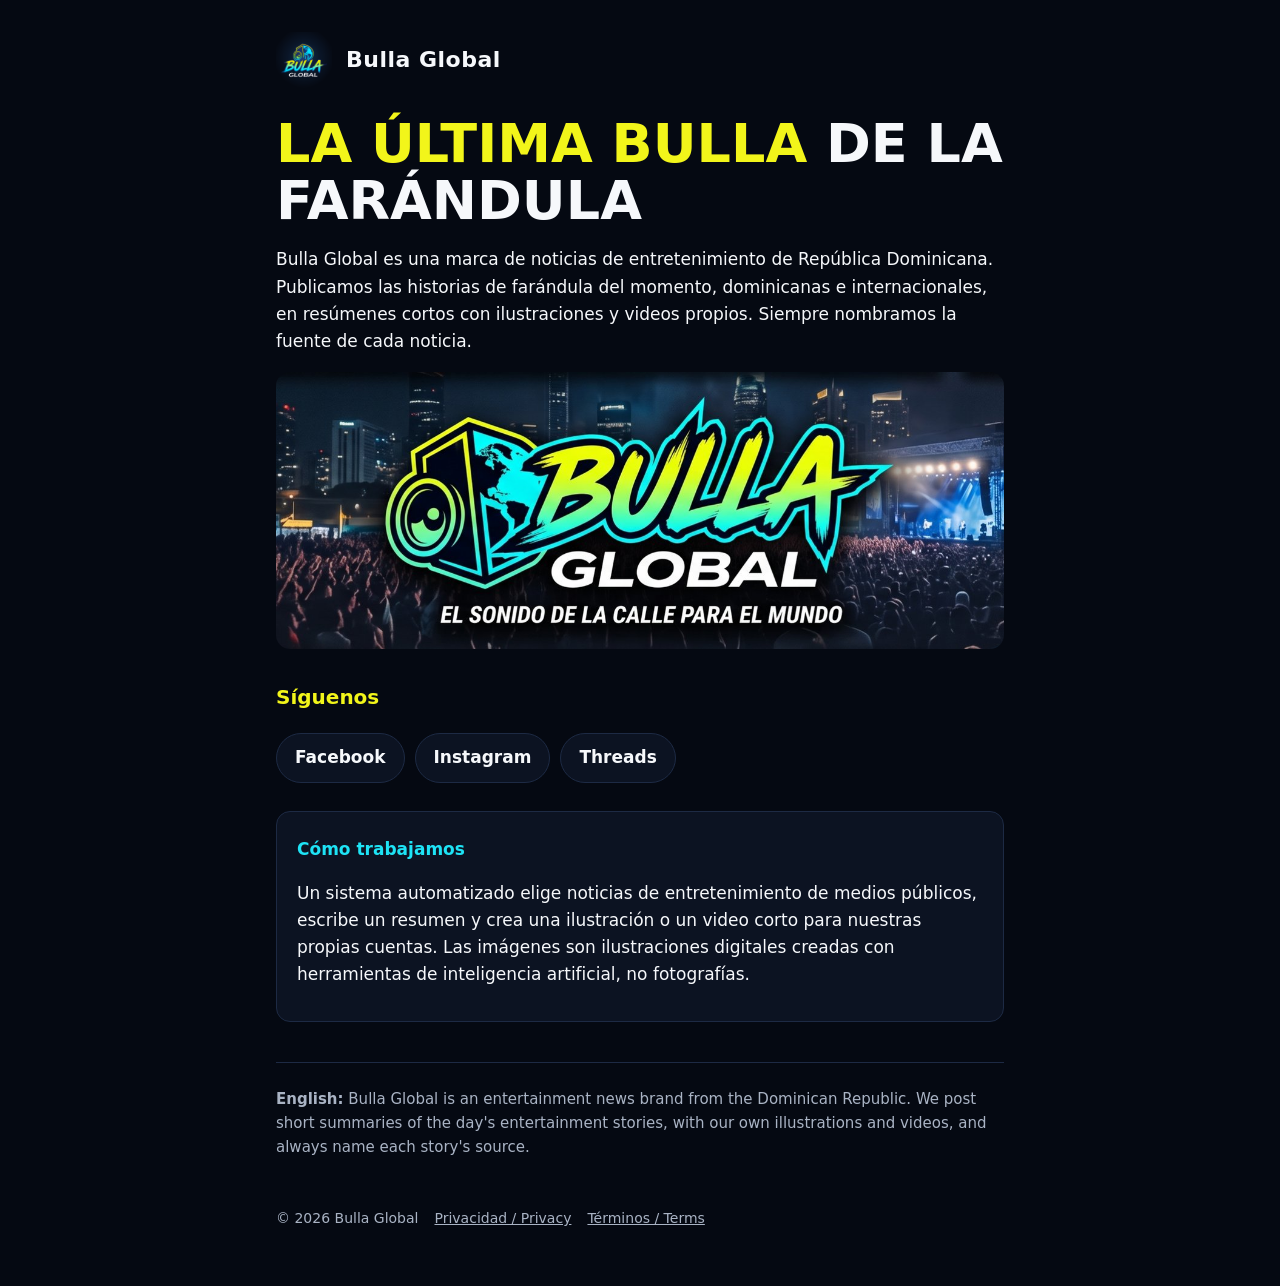
<file: index.html>
<!doctype html>
<html lang="es">
<head>
  <meta charset="utf-8">
  <meta name="viewport" content="width=device-width, initial-scale=1">
  <title>Bulla Global</title>
  <meta name="description" content="Bulla Global: las noticias de farándula y entretenimiento del momento, desde República Dominicana.">
  <meta property="og:title" content="Bulla Global">
  <meta property="og:description" content="La última bulla de la farándula, desde República Dominicana.">
  <meta property="og:image" content="cover.jpg">
  <link rel="icon" href="logo-120.png">
  <link rel="stylesheet" href="style.css">
</head>
<body>
  <div class="wrap">
    <header>
      <img src="logo.png" alt="Bulla Global">
      <a href="./">Bulla Global</a>
    </header>

    <h1><span class="hl">La última bulla</span> de la farándula</h1>
    <p>Bulla Global es una marca de noticias de entretenimiento de República Dominicana. Publicamos las historias de farándula del momento, dominicanas e internacionales, en resúmenes cortos con ilustraciones y videos propios. Siempre nombramos la fuente de cada noticia.</p>

    <img class="cover" src="cover.jpg" alt="Bulla Global">

    <h2>Síguenos</h2>
    <ul class="links">
      <li><a href="https://www.facebook.com/1228140173710768">Facebook</a></li>
      <li><a href="https://www.instagram.com/bullaglobal/">Instagram</a></li>
      <li><a href="https://www.threads.net/@bullaglobal">Threads</a></li>
    </ul>

    <div class="card">
      <h3>Cómo trabajamos</h3>
      <p>Un sistema automatizado elige noticias de entretenimiento de medios públicos, escribe un resumen y crea una ilustración o un video corto para nuestras propias cuentas. Las imágenes son ilustraciones digitales creadas con herramientas de inteligencia artificial, no fotografías.</p>
    </div>

    <hr>
    <p class="muted" lang="en"><strong>English:</strong> Bulla Global is an entertainment news brand from the Dominican Republic. We post short summaries of the day's entertainment stories, with our own illustrations and videos, and always name each story's source.</p>

    <footer>
      <span>© 2026 Bulla Global</span>
      <a href="privacy.html">Privacidad / Privacy</a>
      <a href="terms.html">Términos / Terms</a>
    </footer>
  </div>
</body>
</html>
</file>
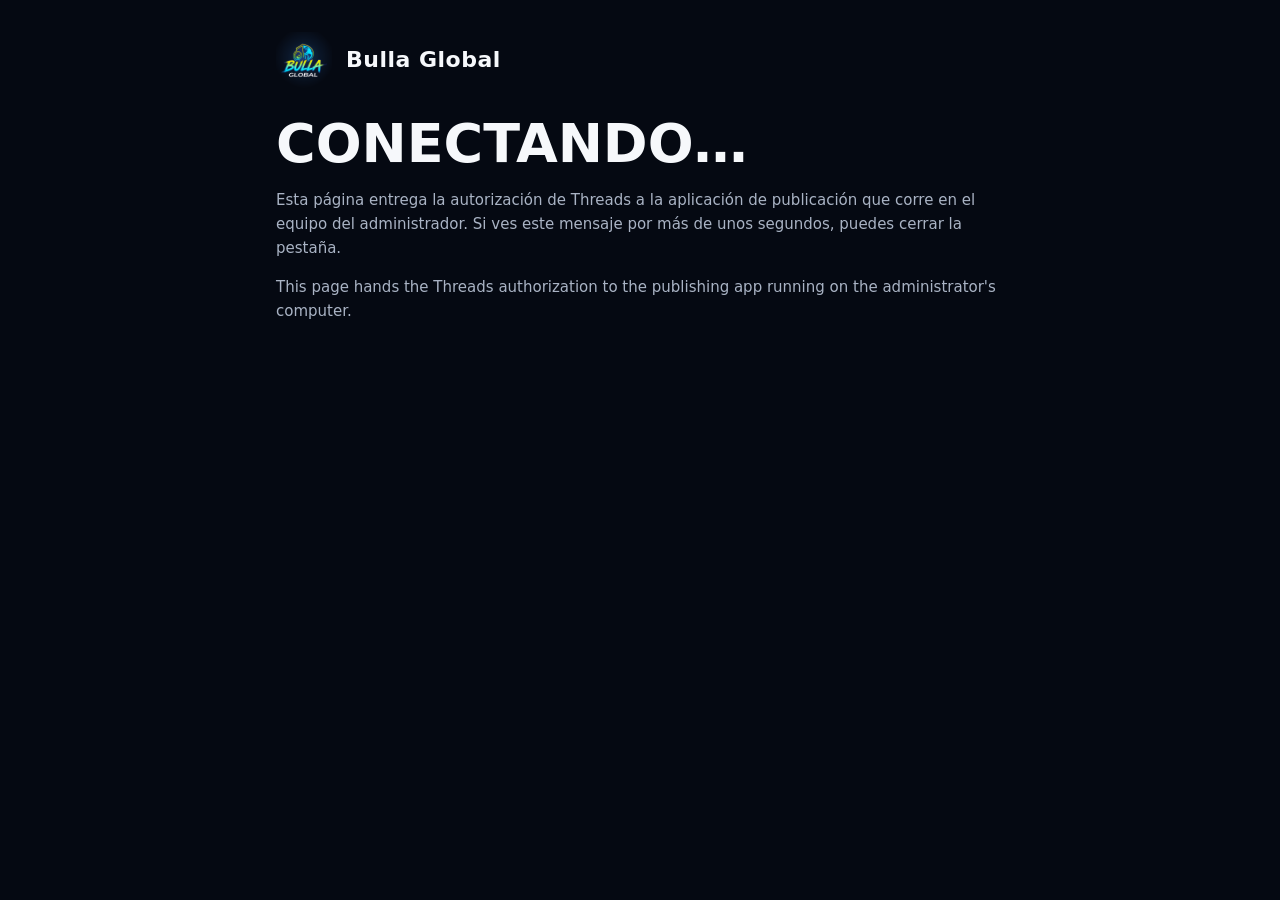
<file: oauth.html>
<!doctype html>
<html lang="es">
<head>
  <meta charset="utf-8">
  <meta name="viewport" content="width=device-width, initial-scale=1">
  <meta name="robots" content="noindex">
  <title>Conectando | Bulla Global</title>
  <link rel="icon" href="logo-120.png">
  <link rel="stylesheet" href="style.css">
</head>
<body>
  <div class="wrap">
    <header>
      <img src="logo.png" alt="Bulla Global">
      <a href="./">Bulla Global</a>
    </header>
    <h1>Conectando…</h1>
    <p class="muted">Esta página entrega la autorización de Threads a la aplicación de publicación que corre en el equipo del administrador. Si ves este mensaje por más de unos segundos, puedes cerrar la pestaña.</p>
    <p class="muted" lang="en">This page hands the Threads authorization to the publishing app running on the administrator's computer.</p>
  </div>
  <script>
    // The authorization code goes straight to the local connect script
    // (scripts/threads-connect.mts listen) and is never shown on the page.
    if (location.search) location.replace("http://127.0.0.1:8791/threads-callback" + location.search);
  </script>
</body>
</html>
</file>
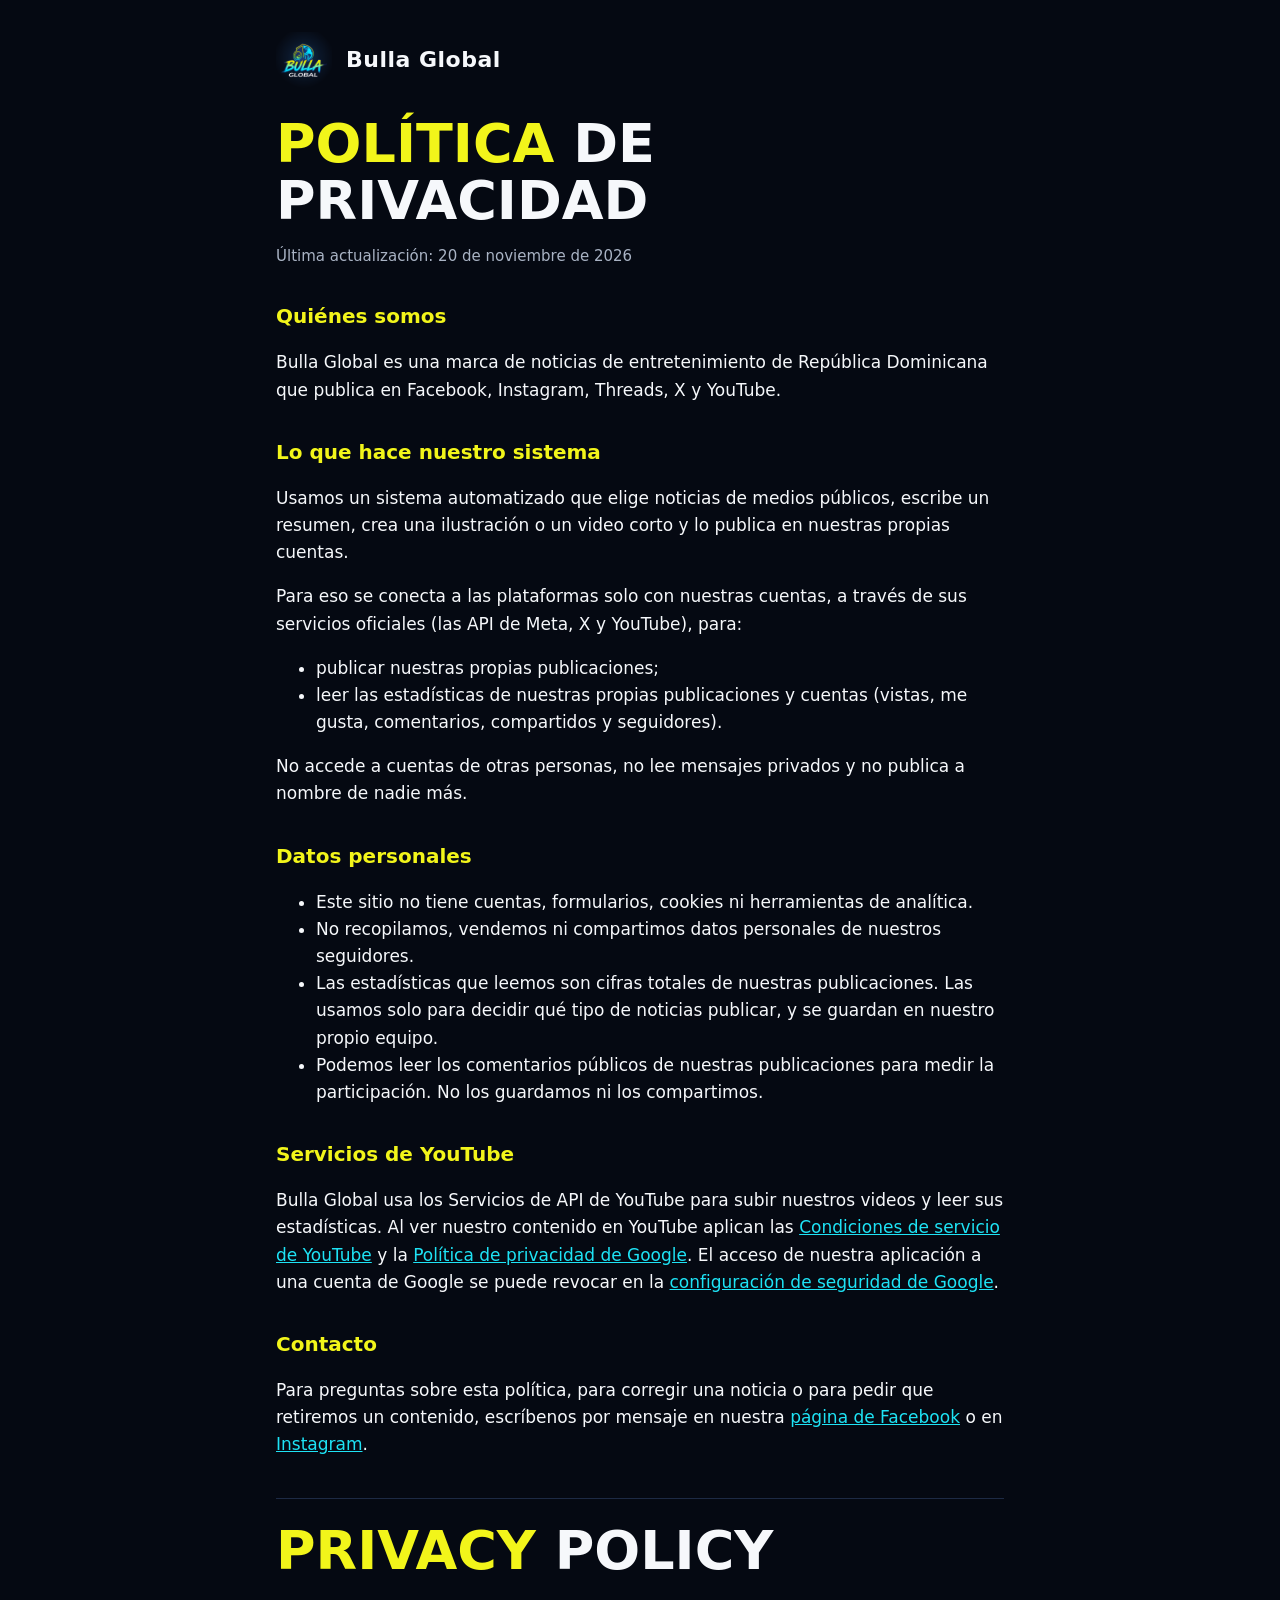
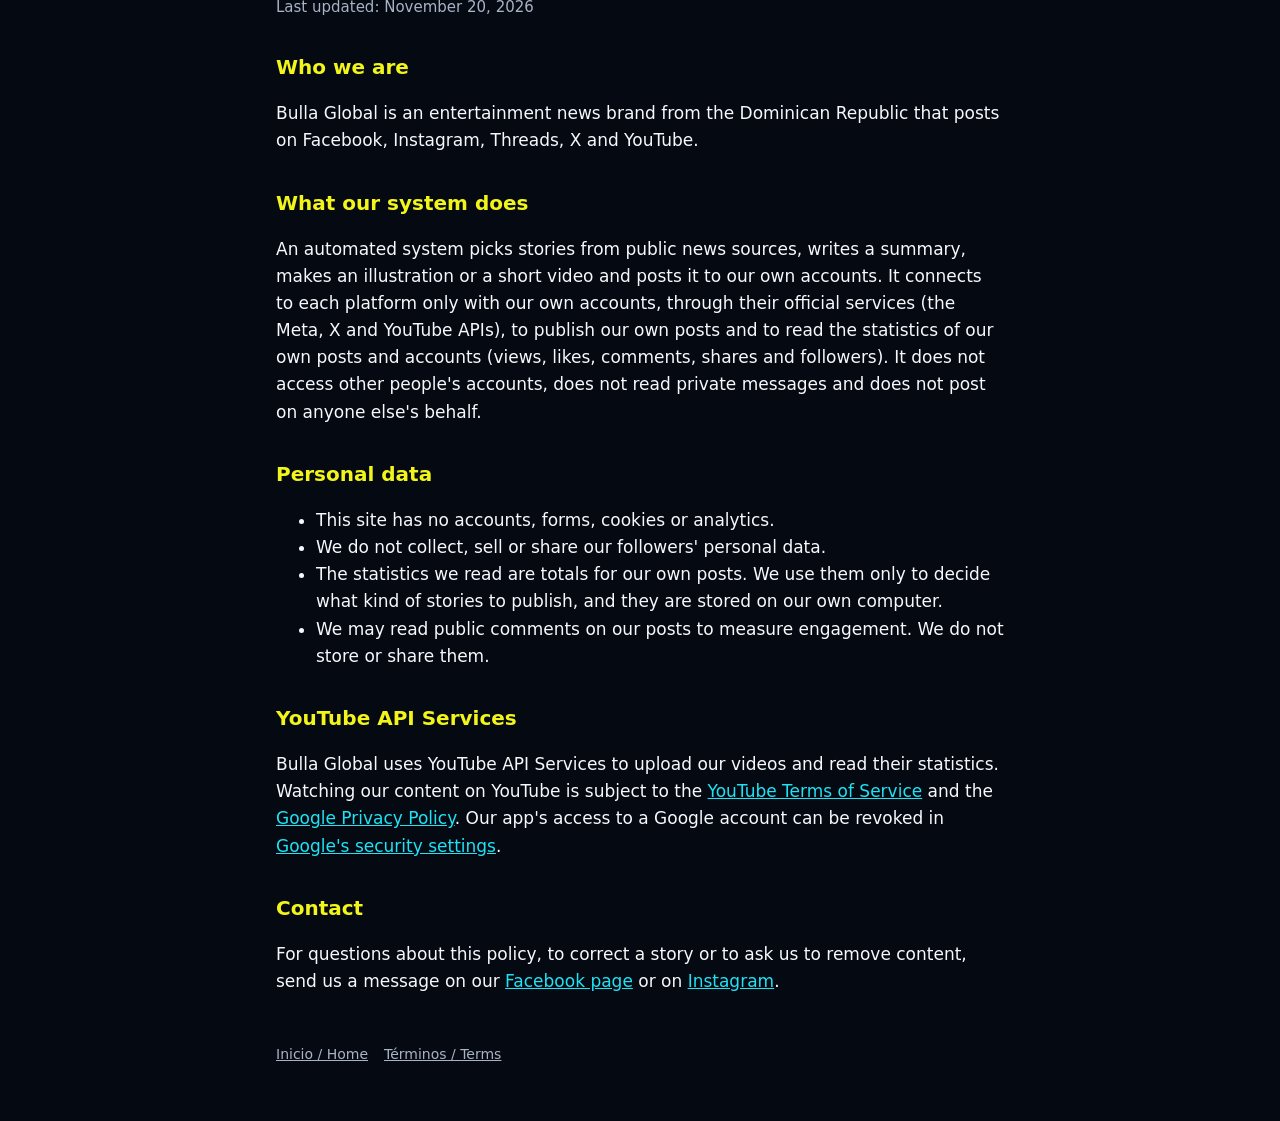
<file: privacy.html>
<!doctype html>
<html lang="es">
<head>
  <meta charset="utf-8">
  <meta name="viewport" content="width=device-width, initial-scale=1">
  <title>Privacidad | Bulla Global</title>
  <meta name="description" content="Política de privacidad de Bulla Global.">
  <link rel="icon" href="logo-120.png">
  <link rel="stylesheet" href="style.css">
</head>
<body>
  <div class="wrap">
    <header>
      <img src="logo.png" alt="Bulla Global">
      <a href="./">Bulla Global</a>
    </header>

    <h1><span class="hl">Política</span> de privacidad</h1>
    <p class="muted">Última actualización: 20 de noviembre de 2026</p>

    <h2>Quiénes somos</h2>
    <p>Bulla Global es una marca de noticias de entretenimiento de República Dominicana que publica en Facebook, Instagram, Threads, X y YouTube.</p>

    <h2>Lo que hace nuestro sistema</h2>
    <p>Usamos un sistema automatizado que elige noticias de medios públicos, escribe un resumen, crea una ilustración o un video corto y lo publica en nuestras propias cuentas.</p>
    <p>Para eso se conecta a las plataformas solo con nuestras cuentas, a través de sus servicios oficiales (las API de Meta, X y YouTube), para:</p>
    <ul>
      <li>publicar nuestras propias publicaciones;</li>
      <li>leer las estadísticas de nuestras propias publicaciones y cuentas (vistas, me gusta, comentarios, compartidos y seguidores).</li>
    </ul>
    <p>No accede a cuentas de otras personas, no lee mensajes privados y no publica a nombre de nadie más.</p>

    <h2>Datos personales</h2>
    <ul>
      <li>Este sitio no tiene cuentas, formularios, cookies ni herramientas de analítica.</li>
      <li>No recopilamos, vendemos ni compartimos datos personales de nuestros seguidores.</li>
      <li>Las estadísticas que leemos son cifras totales de nuestras publicaciones. Las usamos solo para decidir qué tipo de noticias publicar, y se guardan en nuestro propio equipo.</li>
      <li>Podemos leer los comentarios públicos de nuestras publicaciones para medir la participación. No los guardamos ni los compartimos.</li>
    </ul>

    <h2>Servicios de YouTube</h2>
    <p>Bulla Global usa los Servicios de API de YouTube para subir nuestros videos y leer sus estadísticas. Al ver nuestro contenido en YouTube aplican las <a href="https://www.youtube.com/t/terms">Condiciones de servicio de YouTube</a> y la <a href="https://policies.google.com/privacy">Política de privacidad de Google</a>. El acceso de nuestra aplicación a una cuenta de Google se puede revocar en la <a href="https://security.google.com/settings/security/permissions">configuración de seguridad de Google</a>.</p>

    <h2>Contacto</h2>
    <p>Para preguntas sobre esta política, para corregir una noticia o para pedir que retiremos un contenido, escríbenos por mensaje en nuestra <a href="https://www.facebook.com/1228140173710768">página de Facebook</a> o en <a href="https://www.instagram.com/bullaglobal/">Instagram</a>.</p>

    <hr>

    <div lang="en">
      <h1><span class="hl">Privacy</span> policy</h1>
      <p class="muted">Last updated: November 20, 2026</p>

      <h2>Who we are</h2>
      <p>Bulla Global is an entertainment news brand from the Dominican Republic that posts on Facebook, Instagram, Threads, X and YouTube.</p>

      <h2>What our system does</h2>
      <p>An automated system picks stories from public news sources, writes a summary, makes an illustration or a short video and posts it to our own accounts. It connects to each platform only with our own accounts, through their official services (the Meta, X and YouTube APIs), to publish our own posts and to read the statistics of our own posts and accounts (views, likes, comments, shares and followers). It does not access other people's accounts, does not read private messages and does not post on anyone else's behalf.</p>

      <h2>Personal data</h2>
      <ul>
        <li>This site has no accounts, forms, cookies or analytics.</li>
        <li>We do not collect, sell or share our followers' personal data.</li>
        <li>The statistics we read are totals for our own posts. We use them only to decide what kind of stories to publish, and they are stored on our own computer.</li>
        <li>We may read public comments on our posts to measure engagement. We do not store or share them.</li>
      </ul>

      <h2>YouTube API Services</h2>
      <p>Bulla Global uses YouTube API Services to upload our videos and read their statistics. Watching our content on YouTube is subject to the <a href="https://www.youtube.com/t/terms">YouTube Terms of Service</a> and the <a href="https://policies.google.com/privacy">Google Privacy Policy</a>. Our app's access to a Google account can be revoked in <a href="https://security.google.com/settings/security/permissions">Google's security settings</a>.</p>

      <h2>Contact</h2>
      <p>For questions about this policy, to correct a story or to ask us to remove content, send us a message on our <a href="https://www.facebook.com/1228140173710768">Facebook page</a> or on <a href="https://www.instagram.com/bullaglobal/">Instagram</a>.</p>
    </div>

    <footer>
      <a href="./">Inicio / Home</a>
      <a href="terms.html">Términos / Terms</a>
    </footer>
  </div>
</body>
</html>
</file>
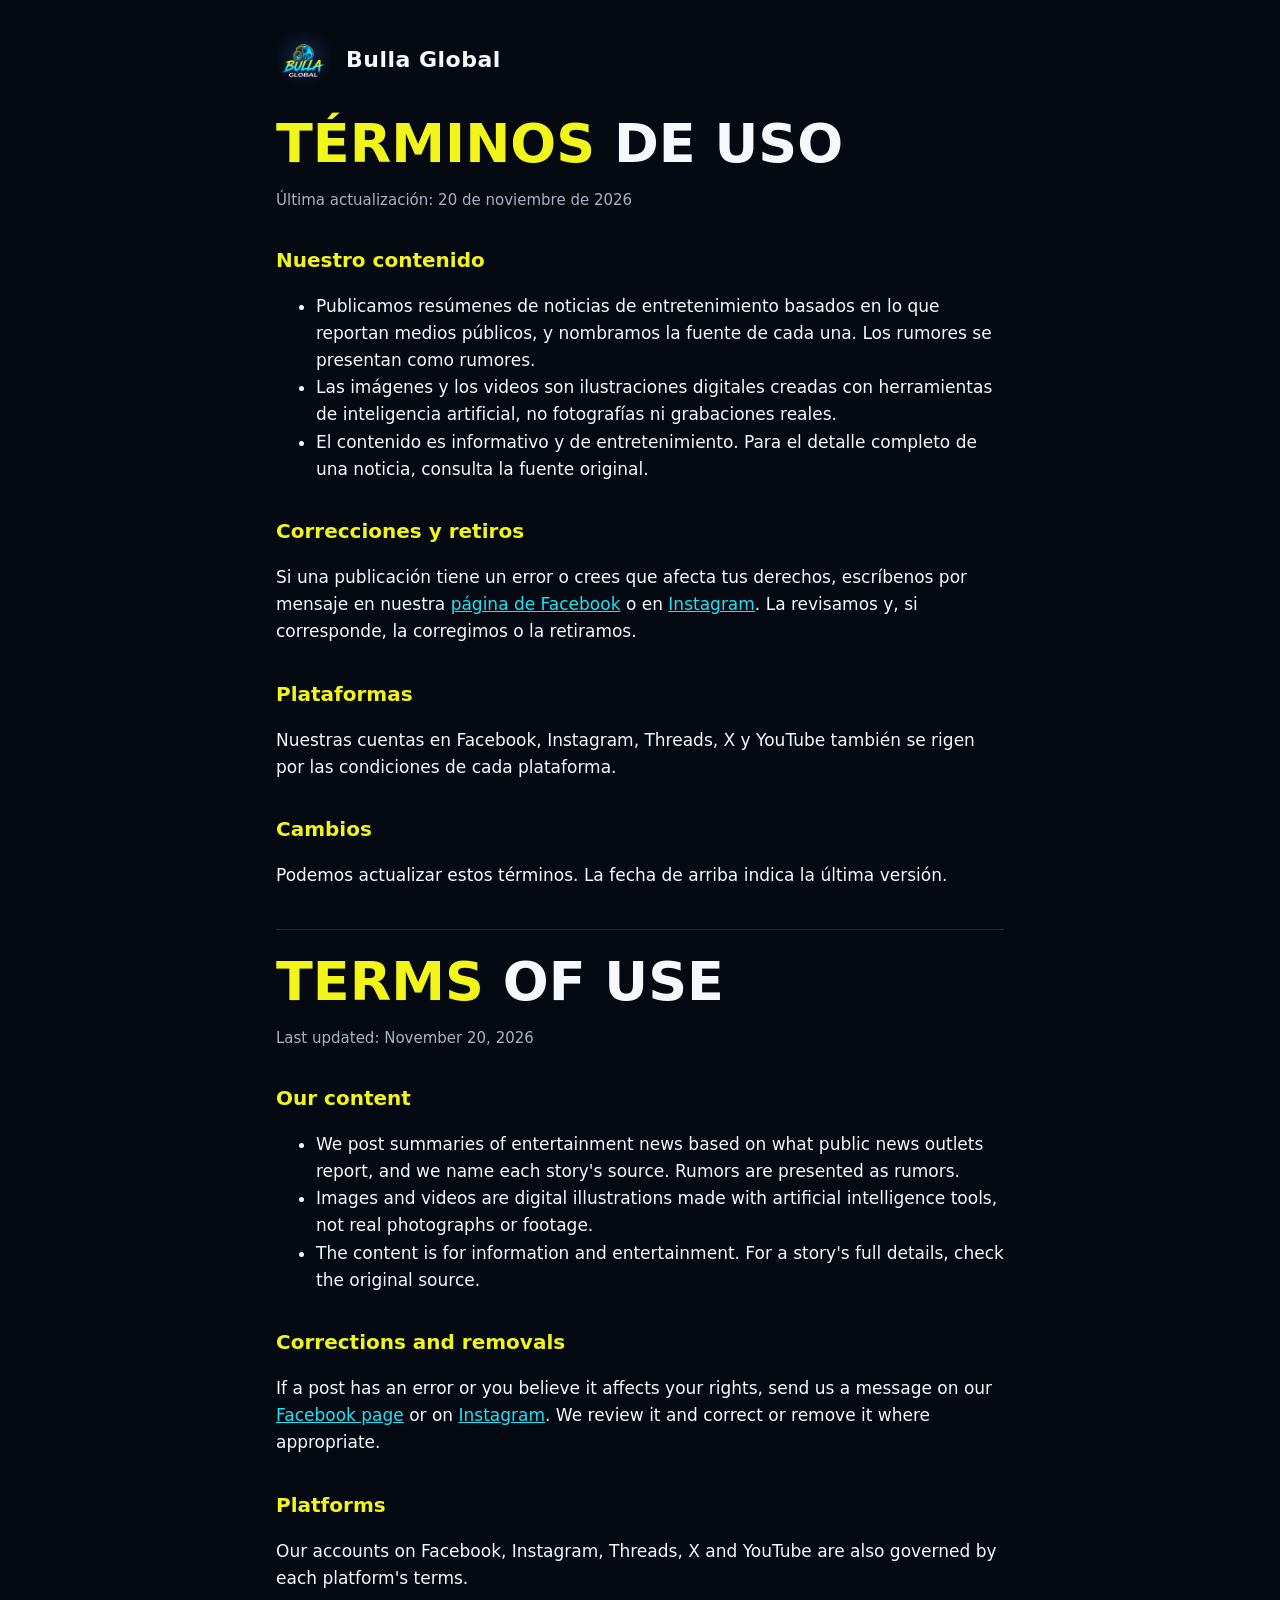
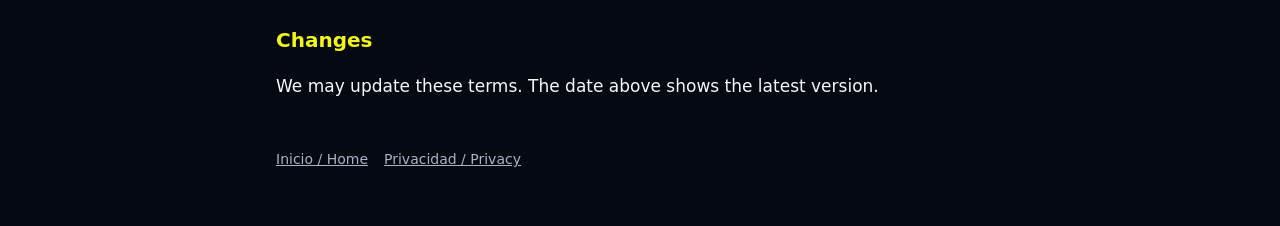
<file: terms.html>
<!doctype html>
<html lang="es">
<head>
  <meta charset="utf-8">
  <meta name="viewport" content="width=device-width, initial-scale=1">
  <title>Términos | Bulla Global</title>
  <meta name="description" content="Términos de uso de Bulla Global.">
  <link rel="icon" href="logo-120.png">
  <link rel="stylesheet" href="style.css">
</head>
<body>
  <div class="wrap">
    <header>
      <img src="logo.png" alt="Bulla Global">
      <a href="./">Bulla Global</a>
    </header>

    <h1><span class="hl">Términos</span> de uso</h1>
    <p class="muted">Última actualización: 20 de noviembre de 2026</p>

    <h2>Nuestro contenido</h2>
    <ul>
      <li>Publicamos resúmenes de noticias de entretenimiento basados en lo que reportan medios públicos, y nombramos la fuente de cada una. Los rumores se presentan como rumores.</li>
      <li>Las imágenes y los videos son ilustraciones digitales creadas con herramientas de inteligencia artificial, no fotografías ni grabaciones reales.</li>
      <li>El contenido es informativo y de entretenimiento. Para el detalle completo de una noticia, consulta la fuente original.</li>
    </ul>

    <h2>Correcciones y retiros</h2>
    <p>Si una publicación tiene un error o crees que afecta tus derechos, escríbenos por mensaje en nuestra <a href="https://www.facebook.com/1228140173710768">página de Facebook</a> o en <a href="https://www.instagram.com/bullaglobal/">Instagram</a>. La revisamos y, si corresponde, la corregimos o la retiramos.</p>

    <h2>Plataformas</h2>
    <p>Nuestras cuentas en Facebook, Instagram, Threads, X y YouTube también se rigen por las condiciones de cada plataforma.</p>

    <h2>Cambios</h2>
    <p>Podemos actualizar estos términos. La fecha de arriba indica la última versión.</p>

    <hr>

    <div lang="en">
      <h1><span class="hl">Terms</span> of use</h1>
      <p class="muted">Last updated: November 20, 2026</p>

      <h2>Our content</h2>
      <ul>
        <li>We post summaries of entertainment news based on what public news outlets report, and we name each story's source. Rumors are presented as rumors.</li>
        <li>Images and videos are digital illustrations made with artificial intelligence tools, not real photographs or footage.</li>
        <li>The content is for information and entertainment. For a story's full details, check the original source.</li>
      </ul>

      <h2>Corrections and removals</h2>
      <p>If a post has an error or you believe it affects your rights, send us a message on our <a href="https://www.facebook.com/1228140173710768">Facebook page</a> or on <a href="https://www.instagram.com/bullaglobal/">Instagram</a>. We review it and correct or remove it where appropriate.</p>

      <h2>Platforms</h2>
      <p>Our accounts on Facebook, Instagram, Threads, X and YouTube are also governed by each platform's terms.</p>

      <h2>Changes</h2>
      <p>We may update these terms. The date above shows the latest version.</p>
    </div>

    <footer>
      <a href="./">Inicio / Home</a>
      <a href="privacy.html">Privacidad / Privacy</a>
    </footer>
  </div>
</body>
</html>
</file>
<file: style.css>
:root {
  --navy: #050912;
  --panel: #0c1322;
  --yellow: #f2f51a;
  --cyan: #1ee3f5;
  --white: #f6f8fb;
  --muted: #a9b3c4;
}
* { box-sizing: border-box; }
html, body { margin: 0; background: var(--navy); color: var(--white); }
body {
  font-family: system-ui, -apple-system, "Segoe UI", Roboto, Arial, sans-serif;
  line-height: 1.6;
  font-size: 17px;
}
a { color: var(--cyan); }
a:hover { color: var(--yellow); }
.wrap { max-width: 760px; margin: 0 auto; padding: 32px 16px 56px; }
header { display: flex; align-items: center; gap: 14px; margin-bottom: 28px; }
header img { width: 56px; height: 56px; border-radius: 12px; }
header a { color: var(--white); text-decoration: none; font-weight: 800; font-size: 22px; letter-spacing: 0.5px; }
h1 {
  font-family: Impact, "Arial Black", system-ui, sans-serif;
  font-weight: 900;
  font-size: clamp(34px, 7vw, 54px);
  line-height: 1.05;
  margin: 0 0 12px;
  text-transform: uppercase;
}
h1 .hl { color: var(--yellow); }
h2 { color: var(--yellow); font-size: 20px; margin: 32px 0 6px; }
h3 { color: var(--cyan); font-size: 17px; margin: 20px 0 4px; }
p, li { color: var(--white); }
.muted { color: var(--muted); font-size: 15px; }
.cover { width: 100%; border-radius: 14px; margin: 8px 0 24px; display: block; }
.links { display: flex; flex-wrap: wrap; gap: 10px; margin: 20px 0 8px; padding: 0; list-style: none; }
.links a {
  display: inline-block; padding: 10px 18px; border-radius: 999px;
  background: var(--panel); border: 1px solid #1d2a44; color: var(--white); text-decoration: none; font-weight: 700;
}
.links a:hover { border-color: var(--cyan); color: var(--cyan); }
.card { background: var(--panel); border: 1px solid #1d2a44; border-radius: 14px; padding: 4px 20px 16px; margin-top: 28px; }
hr { border: 0; border-top: 1px solid #1d2a44; margin: 40px 0 24px; }
footer { margin-top: 48px; color: var(--muted); font-size: 14px; display: flex; flex-wrap: wrap; gap: 16px; }
footer a { color: var(--muted); }
</file>
